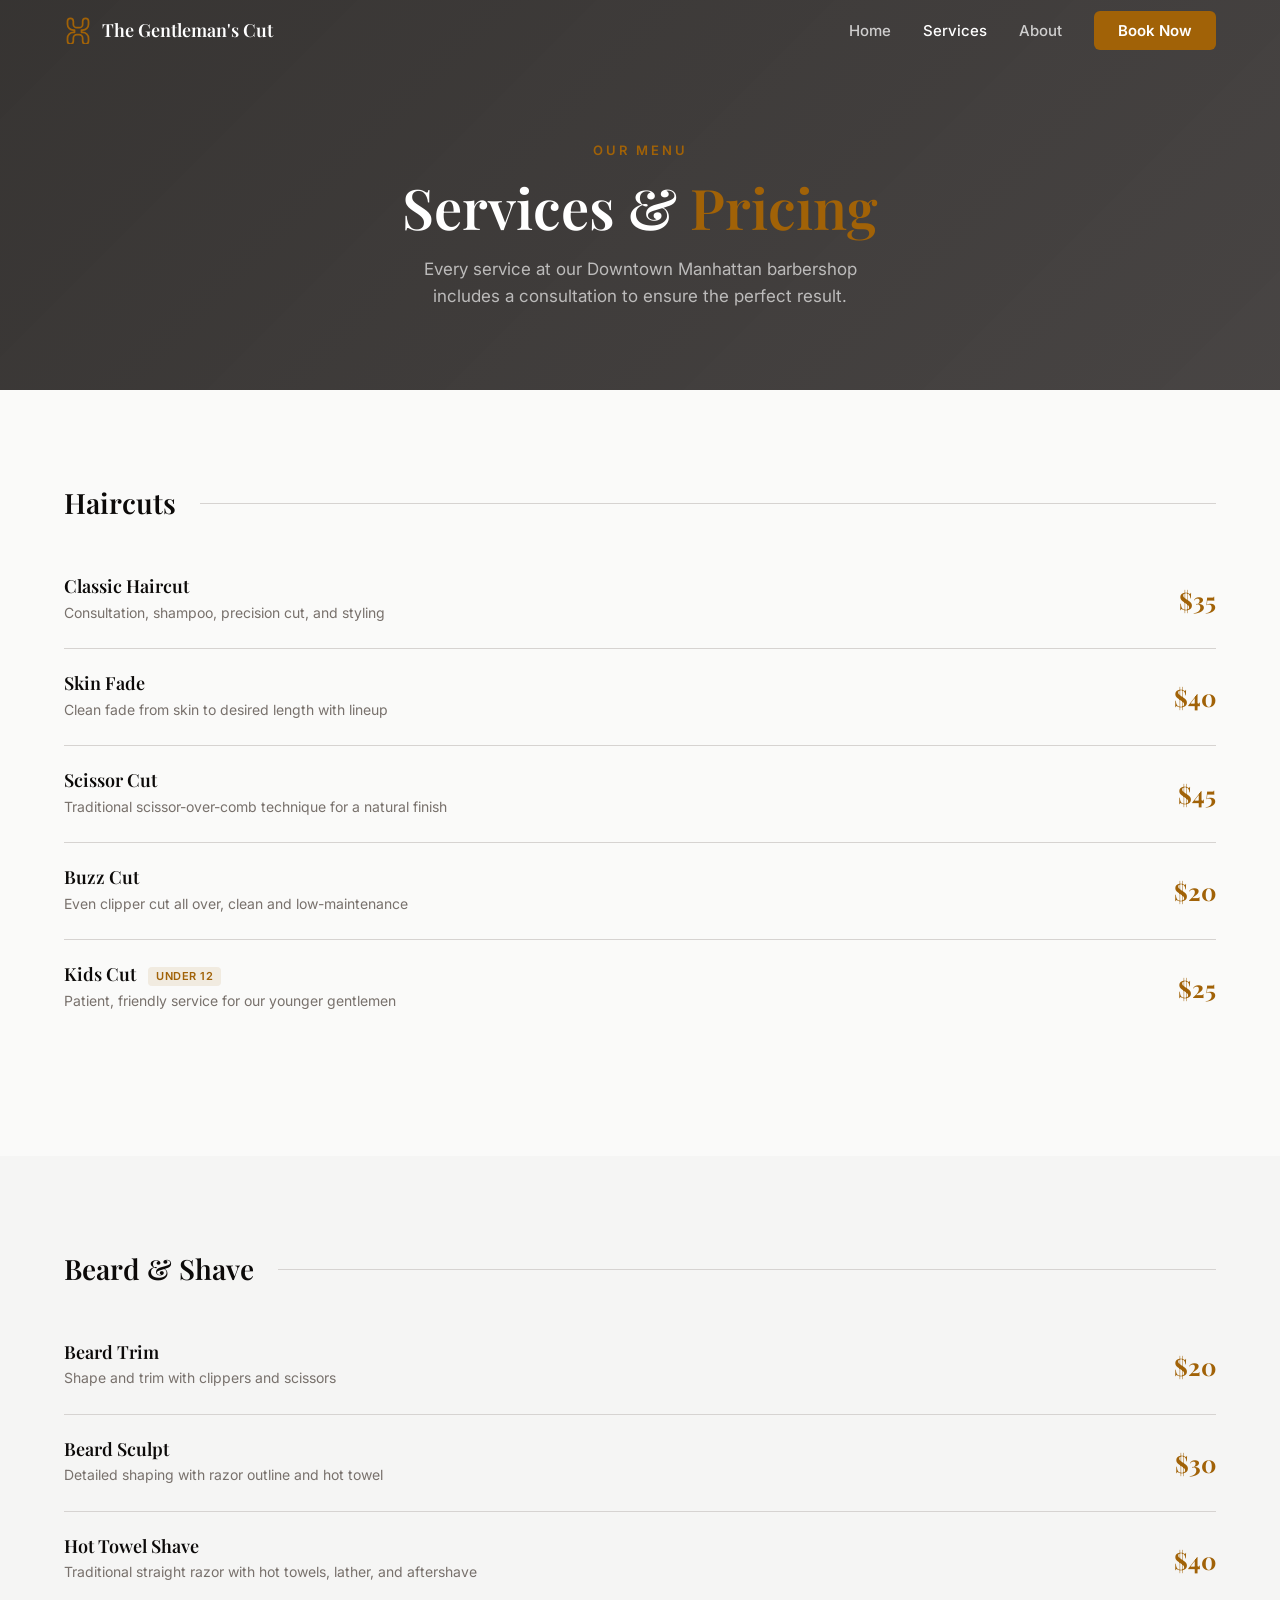
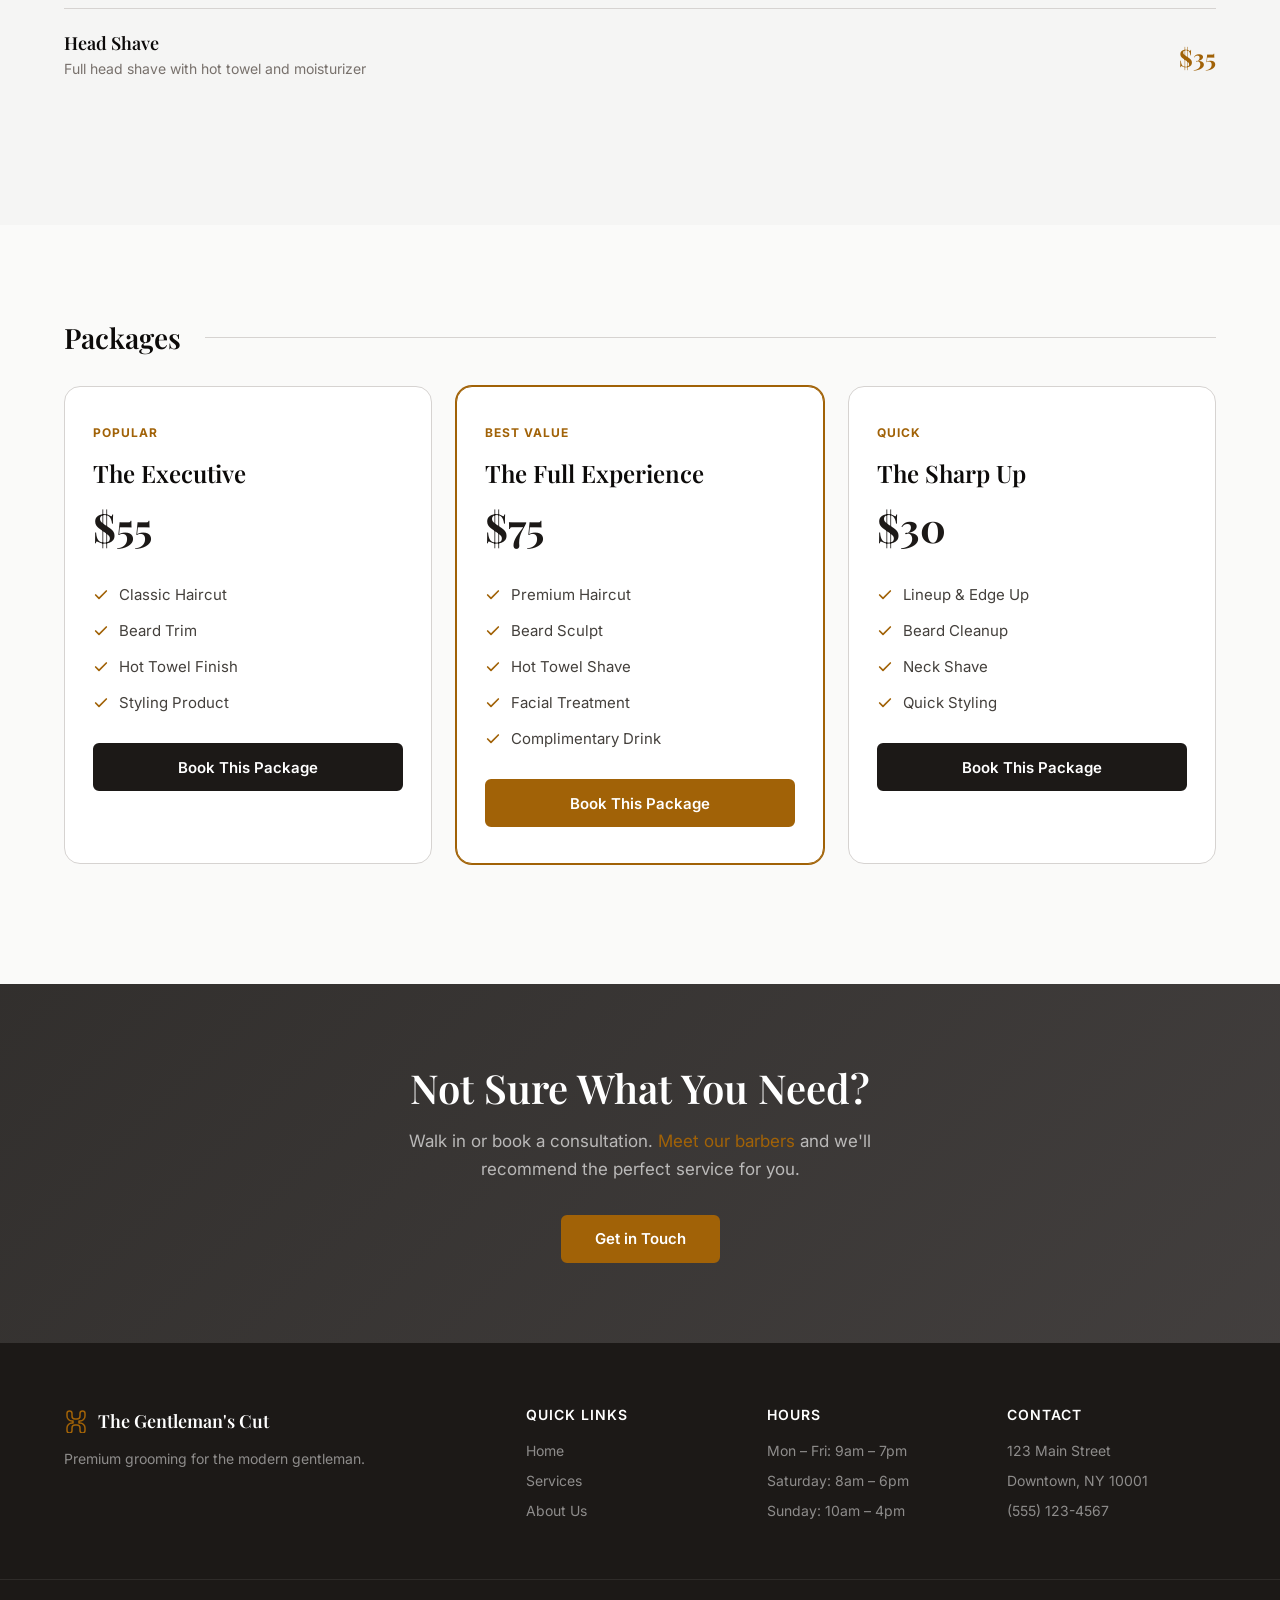
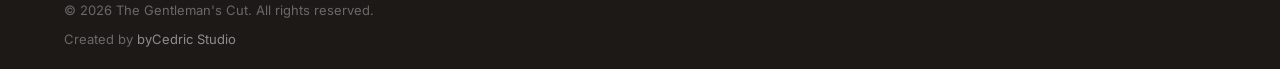
<file: services.html>
<!DOCTYPE html>
<html lang="en">
<head>
  <meta charset="UTF-8">
  <meta name="viewport" content="width=device-width, initial-scale=1.0">
  <title>Barbershop Services & Pricing — The Gentleman's Cut, Manhattan</title>
  <meta name="description" content="Browse haircuts, beard trims, hot towel shaves, and grooming packages at The Gentleman's Cut in Downtown Manhattan. Prices start at $20. Book your visit today.">
  <link rel="canonical" href="https://bycedricstudio.github.io/byCedricStudio.github.io-demoBarbershop/services.html">
  <link rel="preconnect" href="https://fonts.googleapis.com">
  <link rel="preconnect" href="https://fonts.gstatic.com" crossorigin>
  <link href="https://fonts.googleapis.com/css2?family=Inter:wght@300;400;500;600;700&family=Playfair+Display:wght@400;500;600;700&display=swap" rel="stylesheet">
  <link rel="stylesheet" href="styles.css">
</head>
<body>
  <!-- Navigation -->
  <nav class="navbar" id="navbar">
    <div class="container nav-container">
      <a href="/byCedricStudio.github.io-demoBarbershop/" class="nav-logo">
        <span class="logo-icon">
          <svg width="28" height="28" viewBox="0 0 24 24" fill="none" stroke="currentColor" stroke-width="1.5" stroke-linecap="round" stroke-linejoin="round" aria-hidden="true">
            <path d="M5.5 2C4.12 2 3 3.12 3 4.5V7c0 2.76 2.24 5 5 5h1v2H8c-2.76 0-5 2.24-5 5v2.5C3 22.88 4.12 24 5.5 24S8 22.88 8 21.5V19c0-1.66 1.34-3 3-3h2c1.66 0 3 1.34 3 3v2.5c0 1.38 1.12 2.5 2.5 2.5S21 22.88 21 21.5V19c0-2.76-2.24-5-5-5h-1v-2h1c2.76 0 5-2.24 5-5V4.5C21 3.12 19.88 2 18.5 2S16 3.12 16 4.5V7c0 1.66-1.34 3-3 3h-2C9.34 10 8 8.66 8 7V4.5C8 3.12 6.88 2 5.5 2z"/>
          </svg>
        </span>
        <span class="logo-text">The Gentleman's Cut</span>
      </a>
      <button class="nav-toggle" aria-label="Toggle navigation menu" id="navToggle">
        <span></span>
        <span></span>
        <span></span>
      </button>
      <ul class="nav-links" id="navLinks">
        <li><a href="/byCedricStudio.github.io-demoBarbershop/">Home</a></li>
        <li><a href="/byCedricStudio.github.io-demoBarbershop/services.html" class="active">Services</a></li>
        <li><a href="/byCedricStudio.github.io-demoBarbershop/about.html">About</a></li>
        <li><a href="/byCedricStudio.github.io-demoBarbershop/about.html#contact" class="nav-cta">Book Now</a></li>
      </ul>
    </div>
  </nav>

  <!-- Page Header -->
  <section class="page-header">
    <div class="container">
      <p class="section-label">Our Menu</p>
      <h1 class="page-title">Services & <span class="text-accent">Pricing</span></h1>
      <p class="page-subtitle">Every service at our Downtown Manhattan barbershop includes a consultation to ensure the perfect result.</p>
    </div>
  </section>

  <!-- Haircuts -->
  <section class="section">
    <div class="container">
      <div class="service-category">
        <div class="category-header">
          <h2 class="category-title">Haircuts</h2>
          <div class="category-line"></div>
        </div>
        <div class="pricing-list">
          <div class="pricing-item">
            <div class="pricing-info">
              <h3 class="pricing-name">Classic Haircut</h3>
              <p class="pricing-desc">Consultation, shampoo, precision cut, and styling</p>
            </div>
            <span class="pricing-price">$35</span>
          </div>
          <div class="pricing-item">
            <div class="pricing-info">
              <h3 class="pricing-name">Skin Fade</h3>
              <p class="pricing-desc">Clean fade from skin to desired length with lineup</p>
            </div>
            <span class="pricing-price">$40</span>
          </div>
          <div class="pricing-item">
            <div class="pricing-info">
              <h3 class="pricing-name">Scissor Cut</h3>
              <p class="pricing-desc">Traditional scissor-over-comb technique for a natural finish</p>
            </div>
            <span class="pricing-price">$45</span>
          </div>
          <div class="pricing-item">
            <div class="pricing-info">
              <h3 class="pricing-name">Buzz Cut</h3>
              <p class="pricing-desc">Even clipper cut all over, clean and low-maintenance</p>
            </div>
            <span class="pricing-price">$20</span>
          </div>
          <div class="pricing-item">
            <div class="pricing-info">
              <h3 class="pricing-name">Kids Cut <span class="pricing-badge">Under 12</span></h3>
              <p class="pricing-desc">Patient, friendly service for our younger gentlemen</p>
            </div>
            <span class="pricing-price">$25</span>
          </div>
        </div>
      </div>
    </div>
  </section>

  <!-- Beard & Shave -->
  <section class="section section-alt">
    <div class="container">
      <div class="service-category">
        <div class="category-header">
          <h2 class="category-title">Beard & Shave</h2>
          <div class="category-line"></div>
        </div>
        <div class="pricing-list">
          <div class="pricing-item">
            <div class="pricing-info">
              <h3 class="pricing-name">Beard Trim</h3>
              <p class="pricing-desc">Shape and trim with clippers and scissors</p>
            </div>
            <span class="pricing-price">$20</span>
          </div>
          <div class="pricing-item">
            <div class="pricing-info">
              <h3 class="pricing-name">Beard Sculpt</h3>
              <p class="pricing-desc">Detailed shaping with razor outline and hot towel</p>
            </div>
            <span class="pricing-price">$30</span>
          </div>
          <div class="pricing-item">
            <div class="pricing-info">
              <h3 class="pricing-name">Hot Towel Shave</h3>
              <p class="pricing-desc">Traditional straight razor with hot towels, lather, and aftershave</p>
            </div>
            <span class="pricing-price">$40</span>
          </div>
          <div class="pricing-item">
            <div class="pricing-info">
              <h3 class="pricing-name">Head Shave</h3>
              <p class="pricing-desc">Full head shave with hot towel and moisturizer</p>
            </div>
            <span class="pricing-price">$35</span>
          </div>
        </div>
      </div>
    </div>
  </section>

  <!-- Packages -->
  <section class="section">
    <div class="container">
      <div class="service-category">
        <div class="category-header">
          <h2 class="category-title">Packages</h2>
          <div class="category-line"></div>
        </div>
        <div class="packages-grid">
          <div class="package-card">
            <div class="package-label">Popular</div>
            <h3 class="package-name">The Executive</h3>
            <p class="package-price"><span class="price-amount">$55</span></p>
            <ul class="package-includes">
              <li>
                <svg width="16" height="16" viewBox="0 0 24 24" fill="none" stroke="currentColor" stroke-width="2.5" stroke-linecap="round" stroke-linejoin="round" aria-hidden="true"><polyline points="20 6 9 17 4 12"/></svg>
                Classic Haircut
              </li>
              <li>
                <svg width="16" height="16" viewBox="0 0 24 24" fill="none" stroke="currentColor" stroke-width="2.5" stroke-linecap="round" stroke-linejoin="round" aria-hidden="true"><polyline points="20 6 9 17 4 12"/></svg>
                Beard Trim
              </li>
              <li>
                <svg width="16" height="16" viewBox="0 0 24 24" fill="none" stroke="currentColor" stroke-width="2.5" stroke-linecap="round" stroke-linejoin="round" aria-hidden="true"><polyline points="20 6 9 17 4 12"/></svg>
                Hot Towel Finish
              </li>
              <li>
                <svg width="16" height="16" viewBox="0 0 24 24" fill="none" stroke="currentColor" stroke-width="2.5" stroke-linecap="round" stroke-linejoin="round" aria-hidden="true"><polyline points="20 6 9 17 4 12"/></svg>
                Styling Product
              </li>
            </ul>
            <a href="/byCedricStudio.github.io-demoBarbershop/about.html#contact" class="btn btn-secondary btn-full">Book This Package</a>
          </div>
          <div class="package-card package-featured">
            <div class="package-label">Best Value</div>
            <h3 class="package-name">The Full Experience</h3>
            <p class="package-price"><span class="price-amount">$75</span></p>
            <ul class="package-includes">
              <li>
                <svg width="16" height="16" viewBox="0 0 24 24" fill="none" stroke="currentColor" stroke-width="2.5" stroke-linecap="round" stroke-linejoin="round" aria-hidden="true"><polyline points="20 6 9 17 4 12"/></svg>
                Premium Haircut
              </li>
              <li>
                <svg width="16" height="16" viewBox="0 0 24 24" fill="none" stroke="currentColor" stroke-width="2.5" stroke-linecap="round" stroke-linejoin="round" aria-hidden="true"><polyline points="20 6 9 17 4 12"/></svg>
                Beard Sculpt
              </li>
              <li>
                <svg width="16" height="16" viewBox="0 0 24 24" fill="none" stroke="currentColor" stroke-width="2.5" stroke-linecap="round" stroke-linejoin="round" aria-hidden="true"><polyline points="20 6 9 17 4 12"/></svg>
                Hot Towel Shave
              </li>
              <li>
                <svg width="16" height="16" viewBox="0 0 24 24" fill="none" stroke="currentColor" stroke-width="2.5" stroke-linecap="round" stroke-linejoin="round" aria-hidden="true"><polyline points="20 6 9 17 4 12"/></svg>
                Facial Treatment
              </li>
              <li>
                <svg width="16" height="16" viewBox="0 0 24 24" fill="none" stroke="currentColor" stroke-width="2.5" stroke-linecap="round" stroke-linejoin="round" aria-hidden="true"><polyline points="20 6 9 17 4 12"/></svg>
                Complimentary Drink
              </li>
            </ul>
            <a href="/byCedricStudio.github.io-demoBarbershop/about.html#contact" class="btn btn-primary btn-full">Book This Package</a>
          </div>
          <div class="package-card">
            <div class="package-label">Quick</div>
            <h3 class="package-name">The Sharp Up</h3>
            <p class="package-price"><span class="price-amount">$30</span></p>
            <ul class="package-includes">
              <li>
                <svg width="16" height="16" viewBox="0 0 24 24" fill="none" stroke="currentColor" stroke-width="2.5" stroke-linecap="round" stroke-linejoin="round" aria-hidden="true"><polyline points="20 6 9 17 4 12"/></svg>
                Lineup & Edge Up
              </li>
              <li>
                <svg width="16" height="16" viewBox="0 0 24 24" fill="none" stroke="currentColor" stroke-width="2.5" stroke-linecap="round" stroke-linejoin="round" aria-hidden="true"><polyline points="20 6 9 17 4 12"/></svg>
                Beard Cleanup
              </li>
              <li>
                <svg width="16" height="16" viewBox="0 0 24 24" fill="none" stroke="currentColor" stroke-width="2.5" stroke-linecap="round" stroke-linejoin="round" aria-hidden="true"><polyline points="20 6 9 17 4 12"/></svg>
                Neck Shave
              </li>
              <li>
                <svg width="16" height="16" viewBox="0 0 24 24" fill="none" stroke="currentColor" stroke-width="2.5" stroke-linecap="round" stroke-linejoin="round" aria-hidden="true"><polyline points="20 6 9 17 4 12"/></svg>
                Quick Styling
              </li>
            </ul>
            <a href="/byCedricStudio.github.io-demoBarbershop/about.html#contact" class="btn btn-secondary btn-full">Book This Package</a>
          </div>
        </div>
      </div>
    </div>
  </section>

  <!-- CTA -->
  <section class="section section-cta-banner">
    <div class="container cta-banner-content">
      <h2 class="cta-title">Not Sure What You Need?</h2>
      <p class="cta-description">Walk in or book a consultation. <a href="/byCedricStudio.github.io-demoBarbershop/about.html" style="color: var(--color-accent);">Meet our barbers</a> and we'll recommend the perfect service for you.</p>
      <a href="/byCedricStudio.github.io-demoBarbershop/about.html#contact" class="btn btn-primary">Get in Touch</a>
    </div>
  </section>

  <!-- Footer -->
  <footer class="footer">
    <div class="container footer-content">
      <div class="footer-brand">
        <a href="/byCedricStudio.github.io-demoBarbershop/" class="nav-logo">
          <span class="logo-icon">
            <svg width="24" height="24" viewBox="0 0 24 24" fill="none" stroke="currentColor" stroke-width="1.5" stroke-linecap="round" stroke-linejoin="round" aria-hidden="true">
              <path d="M5.5 2C4.12 2 3 3.12 3 4.5V7c0 2.76 2.24 5 5 5h1v2H8c-2.76 0-5 2.24-5 5v2.5C3 22.88 4.12 24 5.5 24S8 22.88 8 21.5V19c0-1.66 1.34-3 3-3h2c1.66 0 3 1.34 3 3v2.5c0 1.38 1.12 2.5 2.5 2.5S21 22.88 21 21.5V19c0-2.76-2.24-5-5-5h-1v-2h1c2.76 0 5-2.24 5-5V4.5C21 3.12 19.88 2 18.5 2S16 3.12 16 4.5V7c0 1.66-1.34 3-3 3h-2C9.34 10 8 8.66 8 7V4.5C8 3.12 6.88 2 5.5 2z"/>
            </svg>
          </span>
          <span class="logo-text">The Gentleman's Cut</span>
        </a>
        <p class="footer-tagline">Premium grooming for the modern gentleman.</p>
      </div>
      <div class="footer-links">
        <div class="footer-col">
          <h4>Quick Links</h4>
          <ul>
            <li><a href="/byCedricStudio.github.io-demoBarbershop/">Home</a></li>
            <li><a href="/byCedricStudio.github.io-demoBarbershop/services.html">Services</a></li>
            <li><a href="/byCedricStudio.github.io-demoBarbershop/about.html">About Us</a></li>
          </ul>
        </div>
        <div class="footer-col">
          <h4>Hours</h4>
          <ul>
            <li>Mon – Fri: 9am – 7pm</li>
            <li>Saturday: 8am – 6pm</li>
            <li>Sunday: 10am – 4pm</li>
          </ul>
        </div>
        <div class="footer-col">
          <h4>Contact</h4>
          <ul>
            <li>123 Main Street</li>
            <li>Downtown, NY 10001</li>
            <li><a href="tel:+15551234567">(555) 123-4567</a></li>
          </ul>
        </div>
      </div>
    </div>
    <div class="footer-bottom">
      <div class="container">
        <p>&copy; 2026 The Gentleman's Cut. All rights reserved.</p>
        <p class="footer-credit">Created by <a href="https://www.bycedric.studio/en/" target="_blank" rel="noopener">byCedric Studio</a></p>
      </div>
    </div>
  </footer>

  <script src="main.js"></script>
</body>
</html>
</file>
<file: styles.css>
/* ============================================
   THE GENTLEMAN'S CUT — Design System
   Colors: Dark charcoal + Gold accent
   Typography: Playfair Display + Inter
   ============================================ */

/* --- Reset & Base --- */
*, *::before, *::after {
  margin: 0;
  padding: 0;
  box-sizing: border-box;
}

:root {
  --color-primary: #1C1917;
  --color-primary-light: #292524;
  --color-secondary: #44403C;
  --color-accent: #A16207;
  --color-accent-hover: #CA8A04;
  --color-bg: #FAFAF9;
  --color-bg-alt: #F5F5F4;
  --color-text: #0C0A09;
  --color-text-muted: #78716C;
  --color-card: #FFFFFF;
  --color-border: #D6D3D1;
  --color-destructive: #DC2626;

  --font-heading: 'Playfair Display', Georgia, serif;
  --font-body: 'Inter', -apple-system, BlinkMacSystemFont, sans-serif;

  --shadow-sm: 0 1px 2px rgba(0, 0, 0, 0.05);
  --shadow-md: 0 4px 12px rgba(0, 0, 0, 0.08);
  --shadow-lg: 0 8px 30px rgba(0, 0, 0, 0.12);

  --radius-sm: 6px;
  --radius-md: 10px;
  --radius-lg: 16px;

  --transition: 200ms ease;
}

html {
  scroll-behavior: smooth;
  -webkit-text-size-adjust: 100%;
}

body {
  font-family: var(--font-body);
  font-size: 16px;
  line-height: 1.6;
  color: var(--color-text);
  background-color: var(--color-bg);
  -webkit-font-smoothing: antialiased;
  -moz-osx-font-smoothing: grayscale;
}

a {
  color: inherit;
  text-decoration: none;
}

img {
  max-width: 100%;
  height: auto;
  display: block;
}

ul {
  list-style: none;
}

/* --- Container --- */
.container {
  width: 100%;
  max-width: 1200px;
  margin: 0 auto;
  padding: 0 24px;
}

/* --- Typography --- */
h1, h2, h3, h4, h5, h6 {
  font-family: var(--font-heading);
  font-weight: 600;
  line-height: 1.2;
}

.text-accent {
  color: var(--color-accent);
}

/* --- Buttons --- */
.btn {
  display: inline-flex;
  align-items: center;
  justify-content: center;
  padding: 14px 32px;
  font-family: var(--font-body);
  font-size: 15px;
  font-weight: 600;
  line-height: 1;
  border: 2px solid transparent;
  border-radius: var(--radius-sm);
  cursor: pointer;
  transition: all var(--transition);
  text-decoration: none;
  gap: 8px;
  min-height: 48px;
}

.btn:focus-visible {
  outline: 2px solid var(--color-accent);
  outline-offset: 2px;
}

.btn-primary {
  background-color: var(--color-accent);
  color: #FFFFFF;
  border-color: var(--color-accent);
}

.btn-primary:hover {
  background-color: var(--color-accent-hover);
  border-color: var(--color-accent-hover);
}

.btn-secondary {
  background-color: var(--color-primary);
  color: #FFFFFF;
  border-color: var(--color-primary);
}

.btn-secondary:hover {
  background-color: var(--color-primary-light);
  border-color: var(--color-primary-light);
}

.btn-outline {
  background-color: transparent;
  color: #FFFFFF;
  border-color: rgba(255, 255, 255, 0.4);
}

.btn-outline:hover {
  background-color: rgba(255, 255, 255, 0.1);
  border-color: #FFFFFF;
}

.btn-full {
  width: 100%;
}

/* --- Navigation --- */
.navbar {
  position: fixed;
  top: 0;
  left: 0;
  right: 0;
  z-index: 1000;
  padding: 16px 0;
  transition: all 300ms ease;
  background-color: transparent;
}

.navbar.scrolled {
  background-color: rgba(28, 25, 23, 0.95);
  backdrop-filter: blur(12px);
  -webkit-backdrop-filter: blur(12px);
  padding: 12px 0;
  box-shadow: 0 2px 20px rgba(0, 0, 0, 0.15);
}

.nav-container {
  display: flex;
  align-items: center;
  justify-content: space-between;
}

.nav-logo {
  display: flex;
  align-items: center;
  gap: 10px;
  color: #FFFFFF;
  font-family: var(--font-heading);
  font-size: 18px;
  font-weight: 600;
  transition: opacity var(--transition);
}

.nav-logo:hover {
  opacity: 0.85;
}

.logo-icon {
  display: flex;
  color: var(--color-accent);
}

.nav-links {
  display: flex;
  align-items: center;
  gap: 32px;
}

.nav-links a {
  color: rgba(255, 255, 255, 0.75);
  font-size: 15px;
  font-weight: 500;
  transition: color var(--transition);
  padding: 4px 0;
}

.nav-links a:hover,
.nav-links a.active {
  color: #FFFFFF;
}

.nav-cta {
  background-color: var(--color-accent) !important;
  color: #FFFFFF !important;
  padding: 10px 24px !important;
  border-radius: var(--radius-sm);
  font-weight: 600 !important;
}

.nav-cta:hover {
  background-color: var(--color-accent-hover) !important;
}

.nav-toggle {
  display: none;
  flex-direction: column;
  gap: 5px;
  background: none;
  border: none;
  cursor: pointer;
  padding: 8px;
  min-width: 44px;
  min-height: 44px;
  align-items: center;
  justify-content: center;
}

.nav-toggle span {
  display: block;
  width: 24px;
  height: 2px;
  background-color: #FFFFFF;
  transition: all 250ms ease;
}

/* --- Hero --- */
.hero {
  position: relative;
  min-height: 100dvh;
  display: flex;
  align-items: center;
  background:
    linear-gradient(135deg, rgba(28, 25, 23, 0.85) 0%, rgba(41, 37, 36, 0.8) 50%, rgba(28, 25, 23, 0.9) 100%),
    url('https://images.unsplash.com/photo-1585747860019-8e41b4bed86f?w=1920&q=80&auto=format') center/cover no-repeat;
  overflow: hidden;
}

.hero::before {
  content: '';
  position: absolute;
  inset: 0;
  background:
    radial-gradient(ellipse at 20% 50%, rgba(161, 98, 7, 0.12) 0%, transparent 60%),
    radial-gradient(ellipse at 80% 20%, rgba(161, 98, 7, 0.08) 0%, transparent 50%);
  pointer-events: none;
}

.hero-overlay {
  position: absolute;
  inset: 0;
  background: url('data:image/svg+xml,<svg xmlns="http://www.w3.org/2000/svg" width="60" height="60"><rect width="60" height="60" fill="none"/><path d="M0 30h60M30 0v60" stroke="rgba(255,255,255,0.02)" stroke-width="1"/></svg>');
  pointer-events: none;
}

.hero-content {
  position: relative;
  z-index: 1;
  padding: 120px 0 80px;
  max-width: 720px;
}

.hero-tagline {
  font-size: 13px;
  font-weight: 600;
  letter-spacing: 3px;
  text-transform: uppercase;
  color: var(--color-accent);
  margin-bottom: 24px;
}

.hero-title {
  font-size: clamp(40px, 6vw, 72px);
  font-weight: 700;
  color: #FFFFFF;
  line-height: 1.1;
  margin-bottom: 24px;
}

.hero-description {
  font-size: 18px;
  color: rgba(255, 255, 255, 0.7);
  line-height: 1.7;
  margin-bottom: 40px;
  max-width: 540px;
}

.hero-actions {
  display: flex;
  gap: 16px;
  flex-wrap: wrap;
}

.hero-stats {
  display: flex;
  align-items: center;
  gap: 32px;
  margin-top: 64px;
  padding-top: 40px;
  border-top: 1px solid rgba(255, 255, 255, 0.1);
}

.stat-number {
  display: block;
  font-family: var(--font-heading);
  font-size: 32px;
  font-weight: 700;
  color: #FFFFFF;
}

.stat-label {
  font-size: 13px;
  color: rgba(255, 255, 255, 0.5);
  text-transform: uppercase;
  letter-spacing: 1px;
  margin-top: 4px;
}

.stat-divider {
  width: 1px;
  height: 40px;
  background-color: rgba(255, 255, 255, 0.1);
}

/* --- Sections --- */
.section {
  padding: 96px 0;
}

.section-dark {
  background-color: var(--color-primary);
  color: #FFFFFF;
}

.section-alt {
  background-color: var(--color-bg-alt);
}

.section-header {
  text-align: center;
  margin-bottom: 64px;
}

.section-label {
  font-size: 13px;
  font-weight: 600;
  letter-spacing: 3px;
  text-transform: uppercase;
  color: var(--color-accent);
  margin-bottom: 12px;
}

.section-title {
  font-size: clamp(28px, 4vw, 42px);
  margin-bottom: 16px;
}

.section-subtitle {
  font-size: 17px;
  color: var(--color-text-muted);
  max-width: 560px;
  margin: 0 auto;
}

.section-dark .section-subtitle {
  color: rgba(255, 255, 255, 0.6);
}

.section-cta {
  text-align: center;
  margin-top: 48px;
}

/* --- Services Preview Grid --- */
.services-grid {
  display: grid;
  grid-template-columns: repeat(auto-fit, minmax(260px, 1fr));
  gap: 24px;
}

.service-card {
  background-color: var(--color-card);
  border: 1px solid var(--color-border);
  border-radius: var(--radius-md);
  padding: 0;
  overflow: hidden;
  transition: all 300ms ease;
}

.service-card-img {
  width: 100%;
  height: 180px;
  object-fit: cover;
}

.service-card .service-name,
.service-card .service-desc,
.service-card .service-price {
  padding-left: 28px;
  padding-right: 28px;
}

.service-card .service-name {
  padding-top: 24px;
}

.service-card .service-price {
  padding-bottom: 28px;
}

.service-card:hover {
  transform: translateY(-4px);
  box-shadow: var(--shadow-lg);
  border-color: rgba(161, 98, 7, 0.3);
}

.service-icon {
  width: 56px;
  height: 56px;
  display: flex;
  align-items: center;
  justify-content: center;
  background-color: rgba(161, 98, 7, 0.08);
  border-radius: var(--radius-sm);
  color: var(--color-accent);
  margin-bottom: 20px;
}

.service-name {
  font-size: 20px;
  margin-bottom: 8px;
}

.service-desc {
  font-size: 14px;
  color: var(--color-text-muted);
  line-height: 1.6;
  margin-bottom: 16px;
}

.service-price {
  font-family: var(--font-heading);
  font-size: 18px;
  font-weight: 600;
  color: var(--color-accent);
}

/* --- Features / Why Us --- */
.features-grid {
  display: grid;
  grid-template-columns: repeat(auto-fit, minmax(240px, 1fr));
  gap: 40px;
}

.feature-number {
  font-family: var(--font-heading);
  font-size: 36px;
  font-weight: 700;
  color: var(--color-accent);
  margin-bottom: 12px;
  opacity: 0.6;
}

.feature-title {
  font-size: 20px;
  margin-bottom: 8px;
}

.feature-desc {
  font-size: 15px;
  color: rgba(255, 255, 255, 0.6);
  line-height: 1.6;
}

/* --- Testimonials --- */
.testimonials-grid {
  display: grid;
  grid-template-columns: repeat(auto-fit, minmax(300px, 1fr));
  gap: 24px;
}

.testimonial-card {
  background-color: var(--color-card);
  border: 1px solid var(--color-border);
  border-radius: var(--radius-md);
  padding: 32px;
}

.testimonial-stars {
  display: flex;
  gap: 2px;
  color: var(--color-accent);
  margin-bottom: 16px;
}

.testimonial-text {
  font-size: 15px;
  line-height: 1.7;
  color: var(--color-secondary);
  margin-bottom: 24px;
  font-style: italic;
}

.testimonial-author {
  display: flex;
  align-items: center;
  gap: 12px;
}

.author-avatar {
  width: 44px;
  height: 44px;
  border-radius: 50%;
  background-color: var(--color-primary);
  color: #FFFFFF;
  display: flex;
  align-items: center;
  justify-content: center;
  font-size: 13px;
  font-weight: 600;
  letter-spacing: 0.5px;
}

.author-name {
  font-weight: 600;
  font-size: 15px;
}

.author-role {
  font-size: 13px;
  color: var(--color-text-muted);
}

/* --- CTA Banner --- */
.section-cta-banner {
  background:
    linear-gradient(135deg, rgba(28, 25, 23, 0.9) 0%, rgba(41, 37, 36, 0.88) 100%),
    url('https://images.unsplash.com/photo-1621605815971-fbc98d665033?w=1920&q=80&auto=format') center/cover no-repeat;
  padding: 80px 0;
  text-align: center;
}

.cta-banner-content {
  max-width: 600px;
  margin: 0 auto;
}

.cta-title {
  font-size: clamp(28px, 4vw, 40px);
  color: #FFFFFF;
  margin-bottom: 16px;
}

.cta-description {
  font-size: 17px;
  color: rgba(255, 255, 255, 0.65);
  margin-bottom: 32px;
}

.section-cta-banner .hero-actions {
  justify-content: center;
}

/* --- Page Header --- */
.page-header {
  background:
    linear-gradient(135deg, rgba(28, 25, 23, 0.88) 0%, rgba(41, 37, 36, 0.85) 100%),
    url('https://images.unsplash.com/photo-1503951914875-452162b0f3f1?w=1920&q=80&auto=format') center/cover no-repeat;
  padding: 140px 0 80px;
  text-align: center;
}

.page-title {
  font-size: clamp(36px, 5vw, 56px);
  color: #FFFFFF;
  margin-bottom: 16px;
}

.page-subtitle {
  font-size: 17px;
  color: rgba(255, 255, 255, 0.65);
  max-width: 500px;
  margin: 0 auto;
}

.page-header .section-label {
  margin-bottom: 12px;
}

/* --- Services Pricing --- */
.service-category {
  margin-bottom: 24px;
}

.category-header {
  display: flex;
  align-items: center;
  gap: 24px;
  margin-bottom: 32px;
}

.category-title {
  font-size: 28px;
  white-space: nowrap;
}

.category-line {
  flex: 1;
  height: 1px;
  background-color: var(--color-border);
}

.pricing-list {
  display: flex;
  flex-direction: column;
  gap: 0;
}

.pricing-item {
  display: flex;
  align-items: center;
  justify-content: space-between;
  padding: 24px 0;
  border-bottom: 1px solid var(--color-border);
  gap: 24px;
}

.pricing-item:last-child {
  border-bottom: none;
}

.pricing-name {
  font-family: var(--font-heading);
  font-size: 18px;
  font-weight: 600;
  margin-bottom: 4px;
}

.pricing-desc {
  font-size: 14px;
  color: var(--color-text-muted);
}

.pricing-price {
  font-family: var(--font-heading);
  font-size: 24px;
  font-weight: 700;
  color: var(--color-accent);
  white-space: nowrap;
}

.pricing-badge {
  display: inline-block;
  font-family: var(--font-body);
  font-size: 11px;
  font-weight: 600;
  letter-spacing: 0.5px;
  text-transform: uppercase;
  background-color: rgba(161, 98, 7, 0.1);
  color: var(--color-accent);
  padding: 3px 8px;
  border-radius: 4px;
  vertical-align: middle;
  margin-left: 8px;
}

/* --- Packages --- */
.packages-grid {
  display: grid;
  grid-template-columns: repeat(auto-fit, minmax(280px, 1fr));
  gap: 24px;
  margin-top: 16px;
}

.package-card {
  background-color: var(--color-card);
  border: 1px solid var(--color-border);
  border-radius: var(--radius-lg);
  padding: 36px 28px;
  position: relative;
  transition: all 300ms ease;
}

.package-card:hover {
  transform: translateY(-4px);
  box-shadow: var(--shadow-lg);
}

.package-featured {
  border-color: var(--color-accent);
  box-shadow: 0 0 0 1px var(--color-accent);
}

.package-label {
  font-size: 12px;
  font-weight: 700;
  letter-spacing: 1px;
  text-transform: uppercase;
  color: var(--color-accent);
  margin-bottom: 16px;
}

.package-name {
  font-size: 24px;
  margin-bottom: 8px;
}

.package-price {
  margin-bottom: 24px;
}

.price-amount {
  font-family: var(--font-heading);
  font-size: 40px;
  font-weight: 700;
  color: var(--color-primary);
}

.package-includes {
  display: flex;
  flex-direction: column;
  gap: 12px;
  margin-bottom: 28px;
}

.package-includes li {
  display: flex;
  align-items: center;
  gap: 10px;
  font-size: 15px;
  color: var(--color-secondary);
}

.package-includes svg {
  color: var(--color-accent);
  flex-shrink: 0;
}

/* --- Story / About --- */
.story-grid {
  display: grid;
  grid-template-columns: 1fr 1fr;
  gap: 64px;
  align-items: center;
}

.story-img {
  width: 100%;
  aspect-ratio: 4 / 5;
  object-fit: cover;
  border-radius: var(--radius-lg);
}

.story-image-placeholder {
  aspect-ratio: 4 / 5;
  background: linear-gradient(135deg, #292524, #1C1917);
  border-radius: var(--radius-lg);
  display: flex;
  flex-direction: column;
  align-items: center;
  justify-content: center;
  gap: 16px;
  color: rgba(255, 255, 255, 0.3);
  font-size: 14px;
}

.story-title {
  font-size: 32px;
  margin-bottom: 24px;
}

.story-content p {
  font-size: 16px;
  line-height: 1.8;
  color: var(--color-secondary);
  margin-bottom: 16px;
}

.story-content p:last-child {
  margin-bottom: 0;
}

.story-content a {
  color: var(--color-accent);
  text-decoration: underline;
  text-underline-offset: 2px;
  transition: color var(--transition);
}

.story-content a:hover {
  color: var(--color-accent-hover);
}

/* --- Team --- */
.team-grid {
  display: grid;
  grid-template-columns: repeat(auto-fit, minmax(280px, 1fr));
  gap: 32px;
}

.team-card {
  text-align: center;
  padding: 40px 24px;
}

.team-photo {
  width: 120px;
  height: 120px;
  border-radius: 50%;
  object-fit: cover;
  margin: 0 auto 20px;
  border: 3px solid rgba(161, 98, 7, 0.2);
}

.team-avatar {
  width: 96px;
  height: 96px;
  border-radius: 50%;
  background: linear-gradient(135deg, #1C1917, #292524);
  color: var(--color-accent);
  display: flex;
  align-items: center;
  justify-content: center;
  font-family: var(--font-heading);
  font-size: 28px;
  font-weight: 600;
  margin: 0 auto 20px;
  letter-spacing: 1px;
}

.team-name {
  font-size: 22px;
  margin-bottom: 4px;
}

.team-role {
  font-size: 14px;
  color: var(--color-accent);
  font-weight: 500;
  margin-bottom: 16px;
}

.team-bio {
  font-size: 14px;
  color: var(--color-text-muted);
  line-height: 1.7;
  max-width: 300px;
  margin: 0 auto;
}

/* --- Contact --- */
.contact-grid {
  display: grid;
  grid-template-columns: 1fr 1.2fr;
  gap: 64px;
  align-items: start;
}

.contact-item {
  display: flex;
  gap: 16px;
  margin-bottom: 32px;
}

.contact-icon {
  width: 48px;
  height: 48px;
  display: flex;
  align-items: center;
  justify-content: center;
  background-color: rgba(161, 98, 7, 0.08);
  border-radius: var(--radius-sm);
  color: var(--color-accent);
  flex-shrink: 0;
}

.contact-item h3 {
  font-family: var(--font-body);
  font-size: 15px;
  font-weight: 600;
  margin-bottom: 4px;
}

.contact-item p {
  font-size: 14px;
  color: var(--color-text-muted);
  line-height: 1.6;
}

.contact-item a {
  color: var(--color-accent);
  transition: color var(--transition);
}

.contact-item a:hover {
  color: var(--color-accent-hover);
}

/* --- Form --- */
.contact-form {
  background-color: var(--color-card);
  border: 1px solid var(--color-border);
  border-radius: var(--radius-lg);
  padding: 36px;
}

.form-group {
  margin-bottom: 20px;
}

.form-group label {
  display: block;
  font-size: 14px;
  font-weight: 600;
  margin-bottom: 6px;
  color: var(--color-text);
}

.optional {
  font-weight: 400;
  color: var(--color-text-muted);
}

.form-group input,
.form-group select,
.form-group textarea {
  width: 100%;
  padding: 12px 16px;
  font-family: var(--font-body);
  font-size: 15px;
  color: var(--color-text);
  background-color: var(--color-bg);
  border: 1px solid var(--color-border);
  border-radius: var(--radius-sm);
  transition: border-color var(--transition);
  min-height: 48px;
}

.form-group input:focus,
.form-group select:focus,
.form-group textarea:focus {
  outline: none;
  border-color: var(--color-accent);
  box-shadow: 0 0 0 3px rgba(161, 98, 7, 0.1);
}

.form-group textarea {
  resize: vertical;
  min-height: 100px;
}

.form-note {
  font-size: 13px;
  color: var(--color-text-muted);
  margin-top: 12px;
  text-align: center;
}

/* --- Map --- */
.map-section {
  height: 320px;
}

.map-placeholder {
  width: 100%;
  height: 100%;
  background-color: var(--color-bg-alt);
  border-top: 1px solid var(--color-border);
  display: flex;
  flex-direction: column;
  align-items: center;
  justify-content: center;
  gap: 8px;
  color: var(--color-text-muted);
}

.map-placeholder p {
  font-size: 16px;
  font-weight: 500;
}

.map-note {
  font-size: 13px;
  opacity: 0.6;
}

/* --- Footer --- */
.footer {
  background-color: var(--color-primary);
  color: rgba(255, 255, 255, 0.8);
  padding-top: 64px;
}

.footer-content {
  display: grid;
  grid-template-columns: 1.2fr 2fr;
  gap: 48px;
  padding-bottom: 48px;
}

.footer-brand .nav-logo {
  margin-bottom: 12px;
}

.footer-tagline {
  font-size: 14px;
  color: rgba(255, 255, 255, 0.5);
}

.footer-links {
  display: grid;
  grid-template-columns: repeat(3, 1fr);
  gap: 32px;
}

.footer-col h4 {
  font-family: var(--font-body);
  font-size: 14px;
  font-weight: 600;
  color: #FFFFFF;
  margin-bottom: 16px;
  text-transform: uppercase;
  letter-spacing: 1px;
}

.footer-col li {
  font-size: 14px;
  margin-bottom: 8px;
  color: rgba(255, 255, 255, 0.5);
}

.footer-col a {
  transition: color var(--transition);
}

.footer-col a:hover {
  color: #FFFFFF;
}

.footer-bottom {
  border-top: 1px solid rgba(255, 255, 255, 0.08);
  padding: 20px 0;
}

.footer-bottom p {
  font-size: 13px;
  color: rgba(255, 255, 255, 0.35);
}

.footer-credit {
  margin-top: 8px;
}

.footer-credit a {
  color: rgba(255, 255, 255, 0.5);
  transition: color var(--transition);
}

.footer-credit a:hover {
  color: #FFFFFF;
}

/* ============================================
   RESPONSIVE
   ============================================ */

@media (max-width: 1024px) {
  .story-grid {
    grid-template-columns: 1fr;
    gap: 40px;
  }

  .story-image {
    order: -1;
  }

  .story-img {
    aspect-ratio: 16 / 9;
  }

  .story-image-placeholder {
    aspect-ratio: 16 / 9;
  }
}

@media (max-width: 768px) {
  .section {
    padding: 64px 0;
  }

  /* Mobile Nav */
  .nav-toggle {
    display: flex;
  }

  .nav-links {
    position: fixed;
    top: 0;
    right: -100%;
    width: 280px;
    height: 100dvh;
    background-color: var(--color-primary);
    flex-direction: column;
    align-items: flex-start;
    padding: 80px 32px 32px;
    gap: 0;
    transition: right 300ms ease;
    box-shadow: -4px 0 30px rgba(0, 0, 0, 0.3);
  }

  .nav-links.open {
    right: 0;
  }

  .nav-links li {
    width: 100%;
  }

  .nav-links a {
    display: block;
    padding: 14px 0;
    font-size: 17px;
    border-bottom: 1px solid rgba(255, 255, 255, 0.06);
  }

  .nav-cta {
    margin-top: 16px;
    text-align: center;
  }

  /* Hero */
  .hero-content {
    padding: 100px 0 60px;
  }

  .hero-stats {
    flex-wrap: wrap;
    gap: 24px;
  }

  .stat-divider {
    display: none;
  }

  /* Footer */
  .footer-content {
    grid-template-columns: 1fr;
    gap: 32px;
  }

  .footer-links {
    grid-template-columns: repeat(2, 1fr);
  }

  /* Contact */
  .contact-grid {
    grid-template-columns: 1fr;
    gap: 40px;
  }

  /* Packages */
  .packages-grid {
    grid-template-columns: 1fr;
    max-width: 400px;
    margin-left: auto;
    margin-right: auto;
  }

  .page-header {
    padding: 120px 0 60px;
  }
}

@media (max-width: 480px) {
  .container {
    padding: 0 16px;
  }

  .hero-actions {
    flex-direction: column;
  }

  .hero-actions .btn {
    width: 100%;
  }

  .footer-links {
    grid-template-columns: 1fr;
  }

  .section-cta-banner {
    padding: 60px 0;
  }

  .contact-form {
    padding: 24px;
  }
}

/* --- Reduced Motion --- */
@media (prefers-reduced-motion: reduce) {
  *, *::before, *::after {
    animation-duration: 0.01ms !important;
    transition-duration: 0.01ms !important;
    scroll-behavior: auto !important;
  }
}

/* --- Focus visible --- */
a:focus-visible,
button:focus-visible,
input:focus-visible,
select:focus-visible,
textarea:focus-visible {
  outline: 2px solid var(--color-accent);
  outline-offset: 2px;
}
</file>
